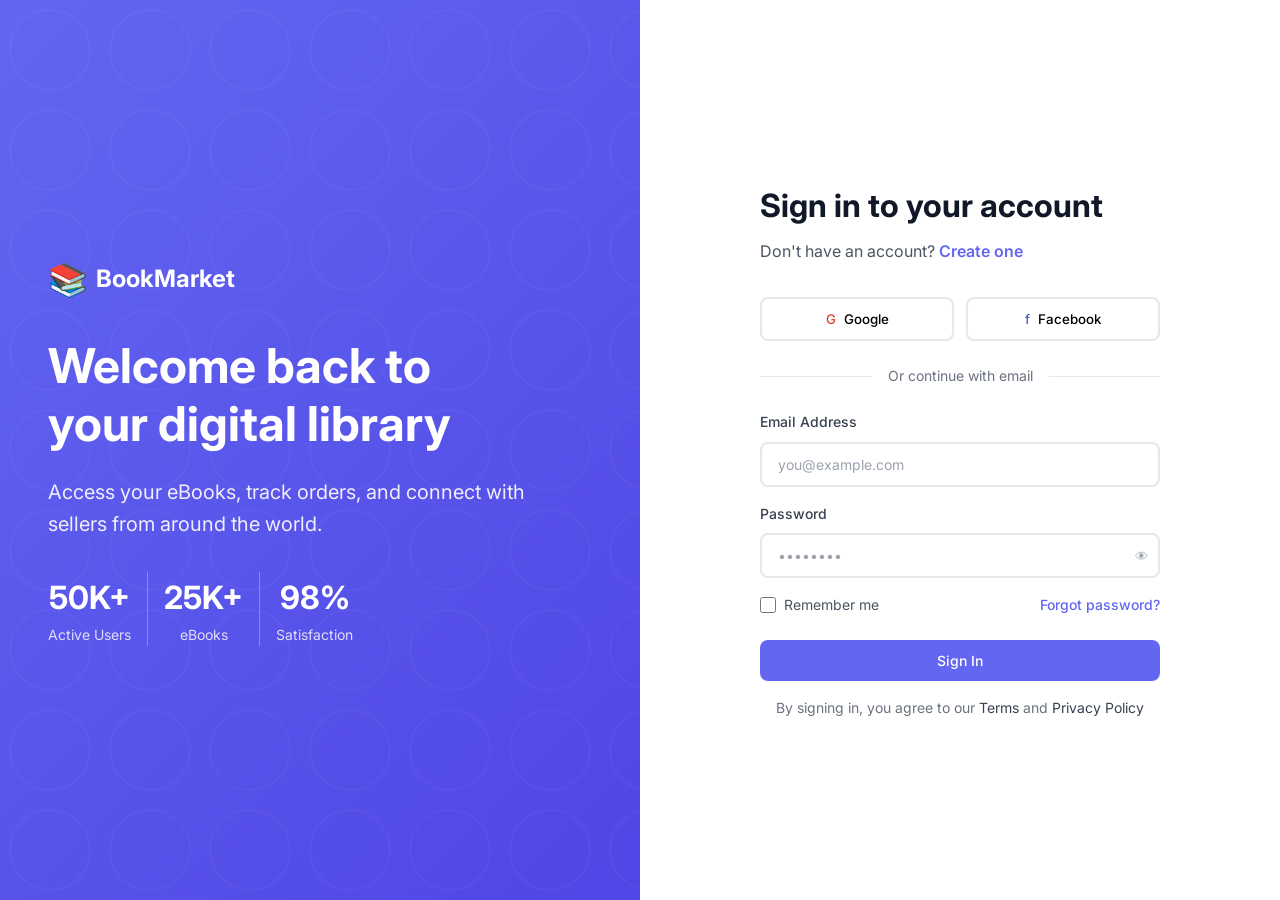
<file: frontend/pages/login.html>
<!DOCTYPE html>
<html lang="en" data-theme="light">
<head>
  <meta charset="UTF-8">
  <meta name="viewport" content="width=device-width, initial-scale=1.0">
  <title>Login - BookMarket</title>
  <link rel="preconnect" href="https://fonts.googleapis.com">
  <link href="https://fonts.googleapis.com/css2?family=Inter:wght@400;500;600;700&display=swap" rel="stylesheet">
<link rel="stylesheet" href="../css/main.css">
<link rel="stylesheet" href="../css/responsive.css">
<link rel="stylesheet" href="../css/dark-mode.css">
  <style>
    .auth-page {
      min-height: 100vh;
      display: grid;
      grid-template-columns: 1fr 1fr;
    }
    
    .auth-hero {
      background: linear-gradient(135deg, var(--primary) 0%, var(--primary-dark) 100%);
      color: white;
      display: flex;
      flex-direction: column;
      justify-content: center;
      padding: var(--space-12);
      position: relative;
      overflow: hidden;
    }
    
    .auth-hero::before {
      content: '';
      position: absolute;
      top: 0;
      left: 0;
      right: 0;
      bottom: 0;
      background: url('data:image/svg+xml,<svg width="100" height="100" xmlns="http://www.w3.org/2000/svg"><circle cx="50" cy="50" r="40" fill="none" stroke="rgba(255,255,255,0.1)" stroke-width="2"/></svg>');
      opacity: 0.3;
    }
    
    .auth-form-container {
      display: flex;
      flex-direction: column;
      justify-content: center;
      padding: var(--space-12);
      background: white;
    }
    
    .social-login {
      display: grid;
      grid-template-columns: 1fr 1fr;
      gap: var(--space-3);
      margin-bottom: var(--space-6);
    }
    
    .social-btn {
      display: flex;
      align-items: center;
      justify-content: center;
      gap: var(--space-2);
      padding: var(--space-3);
      border: 2px solid var(--gray-200);
      border-radius: var(--radius);
      font-weight: 500;
      transition: all var(--transition-fast);
    }
    
    .social-btn:hover {
      border-color: var(--gray-300);
      background: var(--gray-50);
    }
    
    .divider {
      display: flex;
      align-items: center;
      gap: var(--space-4);
      margin: var(--space-6) 0;
      color: var(--gray-500);
      font-size: 0.875rem;
    }
    
    .divider::before,
    .divider::after {
      content: '';
      flex: 1;
      height: 1px;
      background: var(--gray-200);
    }
    
    @media (max-width: 768px) {
      .auth-page {
        grid-template-columns: 1fr;
      }
      .auth-hero {
        display: none;
      }
    }
  </style>
</head>
<body>
  <div class="auth-page">
    <!-- Hero Side -->
    <div class="auth-hero">
      <div style="position: relative; z-index: 1; max-width: 480px;">
        <a href="/" style="display: flex; align-items: center; gap: var(--space-2); font-size: 1.5rem; font-weight: 700; color: white; margin-bottom: var(--space-8);">
          <span style="font-size: 2rem;">📚</span>
          <span>BookMarket</span>
        </a>
        
        <h1 style="font-size: 3rem; font-weight: 700; margin-bottom: var(--space-6); line-height: 1.2;">Welcome back to your digital library</h1>
        <p style="font-size: 1.25rem; opacity: 0.9; line-height: 1.6; margin-bottom: var(--space-8);">Access your eBooks, track orders, and connect with sellers from around the world.</p>
        
        <div style="display: flex; gap: var(--space-4);">
          <div style="text-align: center;">
            <div style="font-size: 2rem; font-weight: 700;">50K+</div>
            <div style="opacity: 0.8; font-size: 0.875rem;">Active Users</div>
          </div>
          <div style="width: 1px; background: rgba(255,255,255,0.3);"></div>
          <div style="text-align: center;">
            <div style="font-size: 2rem; font-weight: 700;">25K+</div>
            <div style="opacity: 0.8; font-size: 0.875rem;">eBooks</div>
          </div>
          <div style="width: 1px; background: rgba(255,255,255,0.3);"></div>
          <div style="text-align: center;">
            <div style="font-size: 2rem; font-weight: 700;">98%</div>
            <div style="opacity: 0.8; font-size: 0.875rem;">Satisfaction</div>
          </div>
        </div>
      </div>
    </div>
    
    <!-- Form Side -->
    <div class="auth-form-container">
      <div style="max-width: 400px; width: 100%; margin: 0 auto;">
        <h2 style="font-size: 2rem; font-weight: 700; margin-bottom: var(--space-2);">Sign in to your account</h2>
        <p style="color: var(--gray-600); margin-bottom: var(--space-8);">Don't have an account? <a href="/pages/register.html" style="color: var(--primary); font-weight: 600;">Create one</a></p>
        
        <!-- Social Login -->
        <div class="social-login">
          <button class="social-btn" onclick="window.auth.socialLogin('google')">
            <span style="color: #DB4437;">G</span> Google
          </button>
          <button class="social-btn" onclick="window.auth.socialLogin('facebook')">
            <span style="color: #4267B2;">f</span> Facebook
          </button>
        </div>
        
        <div class="divider">Or continue with email</div>
        
        <!-- Login Form -->
        <form id="login-form">
          <div class="form-group">
            <label class="form-label">Email Address</label>
            <input type="email" name="email" class="form-input" placeholder="you@example.com" data-validate="required,email" required>
          </div>
          
          <div class="form-group">
            <label class="form-label">Password</label>
            <div style="position: relative;">
              <input type="password" name="password" class="form-input" placeholder="••••••••" data-validate="required" required>
              <button type="button" onclick="togglePassword(this)" style="position: absolute; right: var(--space-3); top: 50%; transform: translateY(-50%); background: none; border: none; cursor: pointer; color: var(--gray-400);">👁</button>
            </div>
          </div>
          
          <div style="display: flex; justify-content: space-between; align-items: center; margin-bottom: var(--space-6);">
            <label style="display: flex; align-items: center; gap: var(--space-2); cursor: pointer; font-size: 0.875rem; color: var(--gray-600);">
              <input type="checkbox" name="remember" style="width: 16px; height: 16px; accent-color: var(--primary);">
              Remember me
            </label>
            <a href="/pages/forgot-password.html" style="font-size: 0.875rem; color: var(--primary); font-weight: 500;">Forgot password?</a>
          </div>
          
          <button type="submit" class="btn btn-primary btn-full" data-original-text="Sign In" style="margin-bottom: var(--space-4);">
            Sign In
          </button>
        </form>
        
        <p style="text-align: center; font-size: 0.875rem; color: var(--gray-500);">
          By signing in, you agree to our <a href="#" style="color: var(--gray-700);">Terms</a> and <a href="#" style="color: var(--gray-700);">Privacy Policy</a>
        </p>
      </div>
    </div>
  </div>
<script src="../js/utils.js"></script>
<script src="../js/api.js"></script>
<script src="../js/ui.js"></script>
<script src="../js/auth.js"></script>
  
  <script>
    function togglePassword(btn) {
      const input = btn.previousElementSibling;
      if (input.type === 'password') {
        input.type = 'text';
        btn.textContent = '🙈';
      } else {
        input.type = 'password';
        btn.textContent = '👁';
      }
    }
  </script>
</body>
</html>
</file>
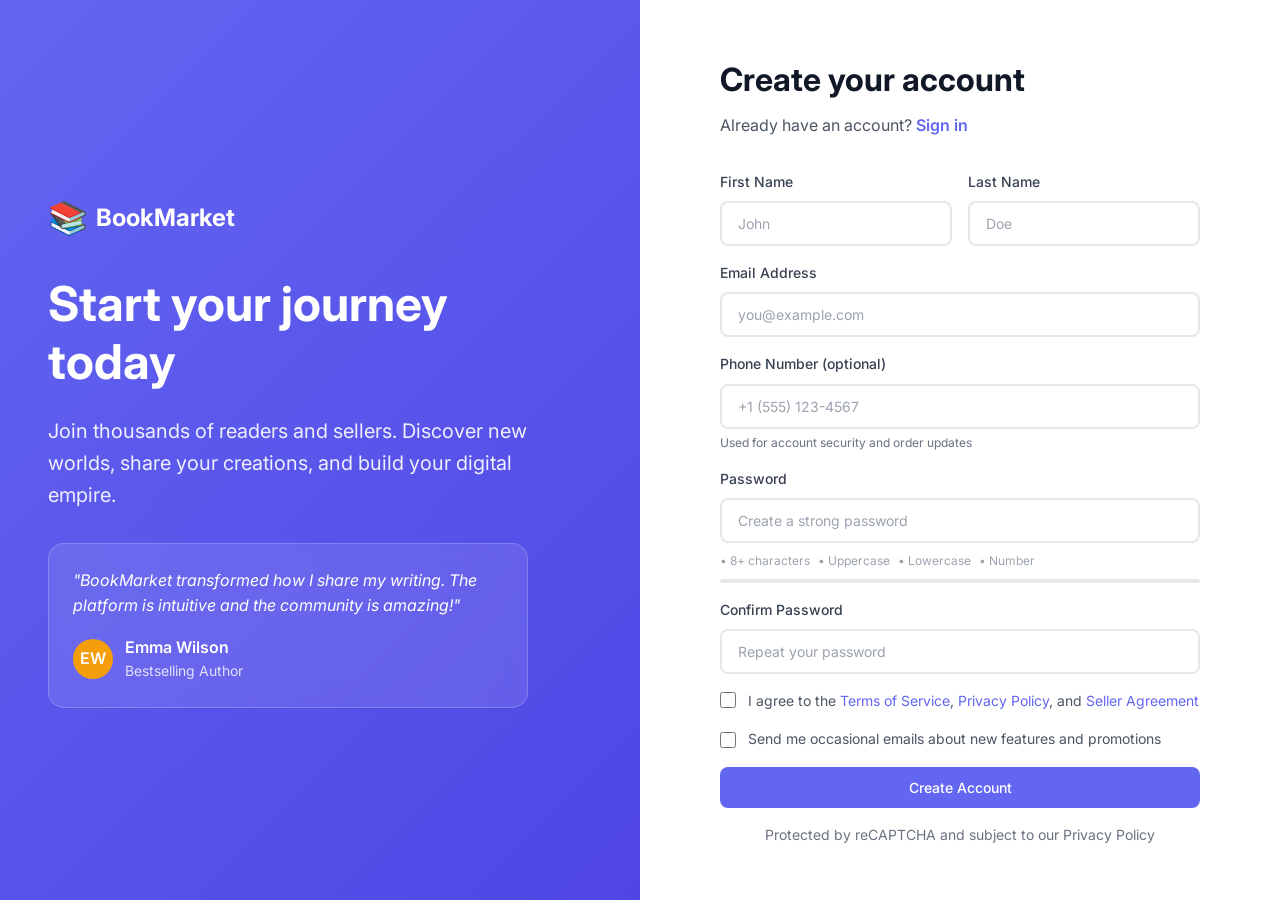
<file: frontend/pages/register.html>
<!DOCTYPE html>
<html lang="en" data-theme="light">
<head>
  <meta charset="UTF-8">
  <meta name="viewport" content="width=device-width, initial-scale=1.0">
  <title>Create Account - BookMarket</title>
  <link rel="preconnect" href="https://fonts.googleapis.com">
  <link href="https://fonts.googleapis.com/css2?family=Inter:wght@400;500;600;700&display=swap" rel="stylesheet">
<link rel="stylesheet" href="../css/main.css">
<link rel="stylesheet" href="../css/responsive.css">
<link rel="stylesheet" href="../css/dark-mode.css">
  <style>
    .auth-page {
      min-height: 100vh;
      display: grid;
      grid-template-columns: 1fr 1fr;
    }
    
    .auth-hero {
      background: linear-gradient(135deg, var(--primary) 0%, var(--primary-dark) 100%);
      color: white;
      display: flex;
      flex-direction: column;
      justify-content: center;
      padding: var(--space-12);
      position: relative;
      overflow: hidden;
    }
    
    .auth-form-container {
      display: flex;
      flex-direction: column;
      justify-content: center;
      padding: var(--space-12);
      background: white;
      overflow-y: auto;
      max-height: 100vh;
    }
    
    .progress-steps {
      display: flex;
      gap: var(--space-2);
      margin-bottom: var(--space-8);
    }
    
    .step {
      flex: 1;
      height: 4px;
      background: var(--gray-200);
      border-radius: var(--radius-full);
      transition: background var(--transition);
    }
    
    .step.active {
      background: var(--primary);
    }
    
    @media (max-width: 768px) {
      .auth-page {
        grid-template-columns: 1fr;
      }
      .auth-hero {
        display: none;
      }
      .auth-form-container {
        max-height: none;
        padding: var(--space-6);
      }
    }
  </style>
</head>
<body>
  <div class="auth-page">
    <!-- Hero Side -->
    <div class="auth-hero">
      <div style="position: relative; z-index: 1; max-width: 480px;">
        <a href="/" style="display: flex; align-items: center; gap: var(--space-2); font-size: 1.5rem; font-weight: 700; color: white; margin-bottom: var(--space-8);">
          <span style="font-size: 2rem;">📚</span>
          <span>BookMarket</span>
        </a>
        
        <h1 style="font-size: 3rem; font-weight: 700; margin-bottom: var(--space-6); line-height: 1.2;">Start your journey today</h1>
        <p style="font-size: 1.25rem; opacity: 0.9; line-height: 1.6; margin-bottom: var(--space-8);">Join thousands of readers and sellers. Discover new worlds, share your creations, and build your digital empire.</p>
        
        <div style="background: rgba(255,255,255,0.1); backdrop-filter: blur(10px); padding: var(--space-6); border-radius: var(--radius-lg); border: 1px solid rgba(255,255,255,0.2);">
          <p style="font-style: italic; margin-bottom: var(--space-4);">"BookMarket transformed how I share my writing. The platform is intuitive and the community is amazing!"</p>
          <div style="display: flex; align-items: center; gap: var(--space-3);">
            <div style="width: 40px; height: 40px; border-radius: 50%; background: var(--secondary); display: flex; align-items: center; justify-content: center; font-weight: 600;">EW</div>
            <div>
              <div style="font-weight: 600;">Emma Wilson</div>
              <div style="font-size: 0.875rem; opacity: 0.8;">Bestselling Author</div>
            </div>
          </div>
        </div>
      </div>
    </div>
    
    <!-- Form Side -->
    <div class="auth-form-container">
      <div style="max-width: 480px; width: 100%; margin: 0 auto;">
        <h2 style="font-size: 2rem; font-weight: 700; margin-bottom: var(--space-2);">Create your account</h2>
        <p style="color: var(--gray-600); margin-bottom: var(--space-8);">Already have an account? <a href="/pages/login.html" style="color: var(--primary); font-weight: 600;">Sign in</a></p>
        
        <!-- Registration Form -->
        <form id="register-form">
          <div style="display: grid; grid-template-columns: 1fr 1fr; gap: var(--space-4);">
            <div class="form-group">
              <label class="form-label">First Name</label>
              <input type="text" name="firstName" class="form-input" placeholder="John" data-validate="required" required>
            </div>
            
            <div class="form-group">
              <label class="form-label">Last Name</label>
              <input type="text" name="lastName" class="form-input" placeholder="Doe" data-validate="required" required>
            </div>
          </div>
          
          <div class="form-group">
            <label class="form-label">Email Address</label>
            <input type="email" name="email" class="form-input" placeholder="you@example.com" data-validate="required,email" required>
          </div>
          
          <div class="form-group">
            <label class="form-label">Phone Number (optional)</label>
            <input type="tel" name="phone" class="form-input" placeholder="+1 (555) 123-4567" data-validate="phone">
            <p class="form-hint">Used for account security and order updates</p>
          </div>
          
          <div class="form-group">
            <label class="form-label">Password</label>
            <input type="password" name="password" class="form-input" placeholder="Create a strong password" data-validate="required,password" required>
            <div style="margin-top: var(--space-2);">
              <div style="display: flex; gap: var(--space-2); margin-bottom: var(--space-2);">
                <span id="pwd-length" style="font-size: 0.75rem; color: var(--gray-400);">• 8+ characters</span>
                <span id="pwd-upper" style="font-size: 0.75rem; color: var(--gray-400);">• Uppercase</span>
                <span id="pwd-lower" style="font-size: 0.75rem; color: var(--gray-400);">• Lowercase</span>
                <span id="pwd-number" style="font-size: 0.75rem; color: var(--gray-400);">• Number</span>
              </div>
              <div style="height: 4px; background: var(--gray-200); border-radius: var(--radius-full); overflow: hidden;">
                <div id="pwd-strength" style="height: 100%; width: 0; background: var(--error); transition: all var(--transition);"></div>
              </div>
            </div>
          </div>
          
          <div class="form-group">
            <label class="form-label">Confirm Password</label>
            <input type="password" name="confirmPassword" class="form-input" placeholder="Repeat your password" data-validate="required" required>
          </div>
          
          <div class="form-group">
            <label style="display: flex; align-items: flex-start; gap: var(--space-3); cursor: pointer; font-size: 0.875rem; color: var(--gray-600);">
              <input type="checkbox" name="terms" required style="margin-top: 2px; width: 16px; height: 16px; accent-color: var(--primary);">
              <span>I agree to the <a href="#" style="color: var(--primary);">Terms of Service</a>, <a href="#" style="color: var(--primary);">Privacy Policy</a>, and <a href="#" style="color: var(--primary);">Seller Agreement</a></span>
            </label>
          </div>
          
          <div class="form-group">
            <label style="display: flex; align-items: center; gap: var(--space-3); cursor: pointer; font-size: 0.875rem; color: var(--gray-600);">
              <input type="checkbox" name="newsletter" style="width: 16px; height: 16px; accent-color: var(--primary);">
              <span>Send me occasional emails about new features and promotions</span>
            </label>
          </div>
          
          <button type="submit" class="btn btn-primary btn-full" data-original-text="Create Account" style="margin-bottom: var(--space-4);">
            Create Account
          </button>
        </form>
        
        <p style="text-align: center; font-size: 0.875rem; color: var(--gray-500);">
          Protected by reCAPTCHA and subject to our Privacy Policy
        </p>
      </div>
    </div>
  </div>
<script src="../js/utils.js"></script>
<script src="../js/api.js"></script>
<script src="../js/ui.js"></script>
<script src="../js/auth.js"></script>
  
  <script>
    // Password strength indicator
    const passwordInput = document.querySelector('[name="password"]');
    const strengthBar = document.getElementById('pwd-strength');
    
    passwordInput.addEventListener('input', (e) => {
      const val = e.target.value;
      let strength = 0;
      
      if (val.length >= 8) strength += 25;
      if (/[A-Z]/.test(val)) strength += 25;
      if (/[a-z]/.test(val)) strength += 25;
      if (/[0-9]/.test(val)) strength += 25;
      
      strengthBar.style.width = strength + '%';
      
      if (strength <= 25) strengthBar.style.background = 'var(--error)';
      else if (strength <= 50) strengthBar.style.background = 'var(--warning)';
      else if (strength <= 75) strengthBar.style.background = '#3b82f6';
      else strengthBar.style.background = 'var(--success)';
      
      // Update indicators
      document.getElementById('pwd-length').style.color = val.length >= 8 ? 'var(--success)' : 'var(--gray-400)';
      document.getElementById('pwd-upper').style.color = /[A-Z]/.test(val) ? 'var(--success)' : 'var(--gray-400)';
      document.getElementById('pwd-lower').style.color = /[a-z]/.test(val) ? 'var(--success)' : 'var(--gray-400)';
      document.getElementById('pwd-number').style.color = /[0-9]/.test(val) ? 'var(--success)' : 'var(--gray-400)';
    });
  </script>
</body>
</html>
</file>
<file: frontend/css/main.css>
/* ============================================
   EBOOK MARKETPLACE - MAIN STYLES
   Modern, Clean, Professional Design System
   ============================================ */

/* CSS Variables for Theming */
:root {
  /* Primary Colors */
  --primary: #6366f1;
  --primary-dark: #4f46e5;
  --primary-light: #818cf8;
  --primary-50: #eef2ff;
  
  /* Secondary Colors */
  --secondary: #f59e0b;
  --secondary-dark: #d97706;
  
  /* Neutral Colors */
  --gray-50: #f9fafb;
  --gray-100: #f3f4f6;
  --gray-200: #e5e7eb;
  --gray-300: #d1d5db;
  --gray-400: #9ca3af;
  --gray-500: #6b7280;
  --gray-600: #4b5563;
  --gray-700: #374151;
  --gray-800: #1f2937;
  --gray-900: #111827;
  
  /* Semantic Colors */
  --success: #10b981;
  --warning: #f59e0b;
  --error: #ef4444;
  --info: #3b82f6;
  
  /* Typography */
  --font-sans: 'Inter', -apple-system, BlinkMacSystemFont, 'Segoe UI', Roboto, sans-serif;
  --font-serif: 'Merriweather', Georgia, serif;
  
  /* Spacing */
  --space-1: 0.25rem;
  --space-2: 0.5rem;
  --space-3: 0.75rem;
  --space-4: 1rem;
  --space-5: 1.25rem;
  --space-6: 1.5rem;
  --space-8: 2rem;
  --space-10: 2.5rem;
  --space-12: 3rem;
  --space-16: 4rem;
  --space-20: 5rem;
  
  /* Shadows */
  --shadow-sm: 0 1px 2px 0 rgba(0, 0, 0, 0.05);
  --shadow: 0 1px 3px 0 rgba(0, 0, 0, 0.1), 0 1px 2px 0 rgba(0, 0, 0, 0.06);
  --shadow-md: 0 4px 6px -1px rgba(0, 0, 0, 0.1), 0 2px 4px -1px rgba(0, 0, 0, 0.06);
  --shadow-lg: 0 10px 15px -3px rgba(0, 0, 0, 0.1), 0 4px 6px -2px rgba(0, 0, 0, 0.05);
  --shadow-xl: 0 20px 25px -5px rgba(0, 0, 0, 0.1), 0 10px 10px -5px rgba(0, 0, 0, 0.04);
  
  /* Border Radius */
  --radius-sm: 0.375rem;
  --radius: 0.5rem;
  --radius-md: 0.75rem;
  --radius-lg: 1rem;
  --radius-xl: 1.5rem;
  --radius-full: 9999px;
  
  /* Transitions */
  --transition-fast: 150ms ease-in-out;
  --transition: 300ms ease-in-out;
  --transition-slow: 500ms ease-in-out;
  
  /* Layout */
  --header-height: 4rem;
  --max-width: 1280px;
  --sidebar-width: 280px;
}

/* Dark Mode Variables */
[data-theme="dark"] {
  --gray-50: #111827;
  --gray-100: #1f2937;
  --gray-200: #374151;
  --gray-300: #4b5563;
  --gray-400: #6b7280;
  --gray-500: #9ca3af;
  --gray-600: #d1d5db;
  --gray-700: #e5e7eb;
  --gray-800: #f3f4f6;
  --gray-900: #f9fafb;
  
  --primary-50: #1e1b4b;
}

/* Reset & Base */
*, *::before, *::after {
  box-sizing: border-box;
  margin: 0;
  padding: 0;
}

html {
  scroll-behavior: smooth;
  font-size: 16px;
}

body {
  font-family: var(--font-sans);
  background-color: var(--gray-50);
  color: var(--gray-900);
  line-height: 1.6;
  -webkit-font-smoothing: antialiased;
  -moz-osx-font-smoothing: grayscale;
}

img {
  max-width: 100%;
  height: auto;
  display: block;
}

a {
  text-decoration: none;
  color: inherit;
  transition: color var(--transition-fast);
}

button {
  font-family: inherit;
  cursor: pointer;
  border: none;
  background: none;
}

ul, ol {
  list-style: none;
}

input, textarea, select {
  font-family: inherit;
  font-size: inherit;
}

/* Utility Classes */
.container {
  width: 100%;
  max-width: var(--max-width);
  margin: 0 auto;
  padding: 0 var(--space-4);
}

.sr-only {
  position: absolute;
  width: 1px;
  height: 1px;
  padding: 0;
  margin: -1px;
  overflow: hidden;
  clip: rect(0, 0, 0, 0);
  white-space: nowrap;
  border-width: 0;
}

/* Typography Utilities */
.text-xs { font-size: 0.75rem; }
.text-sm { font-size: 0.875rem; }
.text-base { font-size: 1rem; }
.text-lg { font-size: 1.125rem; }
.text-xl { font-size: 1.25rem; }
.text-2xl { font-size: 1.5rem; }
.text-3xl { font-size: 1.875rem; }
.text-4xl { font-size: 2.25rem; }
.text-5xl { font-size: 3rem; }

.font-normal { font-weight: 400; }
.font-medium { font-weight: 500; }
.font-semibold { font-weight: 600; }
.font-bold { font-weight: 700; }

.text-center { text-align: center; }
.text-left { text-align: left; }
.text-right { text-align: right; }

/* Color Utilities */
.text-primary { color: var(--primary); }
.text-secondary { color: var(--secondary); }
.text-gray-500 { color: var(--gray-500); }
.text-gray-600 { color: var(--gray-600); }
.text-success { color: var(--success); }
.text-error { color: var(--error); }

.bg-primary { background-color: var(--primary); }
.bg-primary-50 { background-color: var(--primary-50); }
.bg-white { background-color: white; }

/* Spacing Utilities */
.mt-2 { margin-top: var(--space-2); }
.mt-4 { margin-top: var(--space-4); }
.mt-6 { margin-top: var(--space-6); }
.mb-2 { margin-bottom: var(--space-2); }
.mb-4 { margin-bottom: var(--space-4); }
.p-4 { padding: var(--space-4); }
.p-6 { padding: var(--space-6); }

/* Flex Utilities */
.flex { display: flex; }
.flex-col { flex-direction: column; }
.items-center { align-items: center; }
.justify-center { justify-content: center; }
.justify-between { justify-content: space-between; }
.gap-2 { gap: var(--space-2); }
.gap-4 { gap: var(--space-4); }
.flex-1 { flex: 1; }

/* Grid Utilities */
.grid { display: grid; }
.grid-cols-1 { grid-template-columns: repeat(1, 1fr); }
.grid-cols-2 { grid-template-columns: repeat(2, 1fr); }
.grid-cols-3 { grid-template-columns: repeat(3, 1fr); }
.grid-cols-4 { grid-template-columns: repeat(4, 1fr); }
.gap-4 { gap: var(--space-4); }
.gap-6 { gap: var(--space-6); }

/* Button Components */
.btn {
  display: inline-flex;
  align-items: center;
  justify-content: center;
  padding: var(--space-3) var(--space-6);
  font-size: 0.875rem;
  font-weight: 500;
  border-radius: var(--radius);
  transition: all var(--transition-fast);
  gap: var(--space-2);
  white-space: nowrap;
}

.btn-primary {
  background-color: var(--primary);
  color: white;
}

.btn-primary:hover {
  background-color: var(--primary-dark);
  transform: translateY(-1px);
  box-shadow: var(--shadow-md);
}

.btn-secondary {
  background-color: var(--secondary);
  color: white;
}

.btn-secondary:hover {
  background-color: var(--secondary-dark);
}

.btn-outline {
  border: 2px solid var(--gray-300);
  color: var(--gray-700);
}

.btn-outline:hover {
  border-color: var(--primary);
  color: var(--primary);
}

.btn-ghost {
  color: var(--gray-600);
}

.btn-ghost:hover {
  background-color: var(--gray-100);
  color: var(--gray-900);
}

.btn-lg {
  padding: var(--space-4) var(--space-8);
  font-size: 1rem;
}

.btn-sm {
  padding: var(--space-2) var(--space-4);
  font-size: 0.75rem;
}

.btn-full {
  width: 100%;
}

.btn:disabled {
  opacity: 0.5;
  cursor: not-allowed;
  transform: none;
}

/* Card Components */
.card {
  background-color: white;
  border-radius: var(--radius-lg);
  box-shadow: var(--shadow);
  overflow: hidden;
  transition: transform var(--transition), box-shadow var(--transition);
}

.card:hover {
  transform: translateY(-4px);
  box-shadow: var(--shadow-xl);
}

.card-body {
  padding: var(--space-6);
}

/* Form Components */
.form-group {
  margin-bottom: var(--space-4);
}

.form-label {
  display: block;
  font-size: 0.875rem;
  font-weight: 500;
  color: var(--gray-700);
  margin-bottom: var(--space-2);
}

.form-input,
.form-select,
.form-textarea {
  width: 100%;
  padding: var(--space-3) var(--space-4);
  border: 2px solid var(--gray-200);
  border-radius: var(--radius);
  font-size: 0.875rem;
  transition: border-color var(--transition-fast), box-shadow var(--transition-fast);
  background-color: white;
}

.form-input:focus,
.form-select:focus,
.form-textarea:focus {
  outline: none;
  border-color: var(--primary);
  box-shadow: 0 0 0 3px rgba(99, 102, 241, 0.1);
}

.form-input::placeholder {
  color: var(--gray-400);
}

.form-error {
  color: var(--error);
  font-size: 0.75rem;
  margin-top: var(--space-1);
}

.form-hint {
  color: var(--gray-500);
  font-size: 0.75rem;
  margin-top: var(--space-1);
}

.input-group {
  display: flex;
  gap: var(--space-2);
}

.input-group .form-input {
  flex: 1;
}

/* Badge Components */
.badge {
  display: inline-flex;
  align-items: center;
  padding: var(--space-1) var(--space-3);
  font-size: 0.75rem;
  font-weight: 600;
  border-radius: var(--radius-full);
  text-transform: uppercase;
  letter-spacing: 0.05em;
}

.badge-primary {
  background-color: var(--primary-50);
  color: var(--primary);
}

.badge-success {
  background-color: rgba(16, 185, 129, 0.1);
  color: var(--success);
}

.badge-verified {
  background-color: rgba(59, 130, 246, 0.1);
  color: var(--info);
}

/* Loading Spinner */
.spinner {
  width: 20px;
  height: 20px;
  border: 2px solid var(--gray-200);
  border-top-color: var(--primary);
  border-radius: 50%;
  animation: spin 0.8s linear infinite;
}

@keyframes spin {
  to { transform: rotate(360deg); }
}

/* Toast Notifications */
.toast-container {
  position: fixed;
  top: var(--space-4);
  right: var(--space-4);
  z-index: 9999;
  display: flex;
  flex-direction: column;
  gap: var(--space-2);
}

.toast {
  background-color: white;
  border-radius: var(--radius);
  padding: var(--space-4);
  box-shadow: var(--shadow-xl);
  display: flex;
  align-items: center;
  gap: var(--space-3);
  min-width: 300px;
  animation: slideIn 0.3s ease-out;
}

.toast.success { border-left: 4px solid var(--success); }
.toast.error { border-left: 4px solid var(--error); }
.toast.warning { border-left: 4px solid var(--warning); }
.toast.info { border-left: 4px solid var(--info); }

@keyframes slideIn {
  from {
    transform: translateX(100%);
    opacity: 0;
  }
  to {
    transform: translateX(0);
    opacity: 1;
  }
}

/* Modal */
.modal-overlay {
  position: fixed;
  inset: 0;
  background-color: rgba(0, 0, 0, 0.5);
  backdrop-filter: blur(4px);
  z-index: 1000;
  display: flex;
  align-items: center;
  justify-content: center;
  opacity: 0;
  visibility: hidden;
  transition: all var(--transition);
}

.modal-overlay.active {
  opacity: 1;
  visibility: visible;
}

.modal {
  background-color: white;
  border-radius: var(--radius-xl);
  max-width: 500px;
  width: 90%;
  max-height: 90vh;
  overflow-y: auto;
  transform: scale(0.9);
  transition: transform var(--transition);
}

.modal-overlay.active .modal {
  transform: scale(1);
}

.modal-header {
  padding: var(--space-6);
  border-bottom: 1px solid var(--gray-200);
  display: flex;
  justify-content: space-between;
  align-items: center;
}

.modal-body {
  padding: var(--space-6);
}

.modal-footer {
  padding: var(--space-6);
  border-top: 1px solid var(--gray-200);
  display: flex;
  justify-content: flex-end;
  gap: var(--space-3);
}

/* Star Rating */
.star-rating {
  display: flex;
  gap: var(--space-1);
  color: var(--secondary);
}

.star-rating .star {
  cursor: pointer;
  transition: transform var(--transition-fast);
}

.star-rating .star:hover {
  transform: scale(1.2);
}

.star-rating .star.empty {
  color: var(--gray-300);
}

/* Custom Scrollbar */
::-webkit-scrollbar {
  width: 8px;
  height: 8px;
}

::-webkit-scrollbar-track {
  background: var(--gray-100);
}

::-webkit-scrollbar-thumb {
  background: var(--gray-400);
  border-radius: var(--radius-full);
}

::-webkit-scrollbar-thumb:hover {
  background: var(--gray-500);
}
</file>
<file: frontend/css/responsive.css>
/* ============================================
   RESPONSIVE DESIGN - MOBILE FIRST
   ============================================ */

/* Mobile (default) */
.mobile-only {
  display: block;
}

.desktop-only {
  display: none;
}

/* Tablet (768px and up) */
@media (min-width: 768px) {
  .mobile-only {
    display: none;
  }
  
  .desktop-only {
    display: block;
  }
  
  .md\:flex {
    display: flex;
  }
  
  .md\:grid-cols-2 {
    grid-template-columns: repeat(2, 1fr);
  }
  
  .md\:grid-cols-3 {
    grid-template-columns: repeat(3, 1fr);
  }
  
  .md\:text-4xl {
    font-size: 2.25rem;
  }
}

/* Desktop (1024px and up) */
@media (min-width: 1024px) {
  .lg\:grid-cols-4 {
    grid-template-columns: repeat(4, 1fr);
  }
  
  .lg\:grid-cols-5 {
    grid-template-columns: repeat(5, 1fr);
  }
  
  .lg\:flex-row {
    flex-direction: row;
  }
}

/* Large Desktop (1280px and up) */
@media (min-width: 1280px) {
  .xl\:grid-cols-6 {
    grid-template-columns: repeat(6, 1fr);
  }
}

/* Mobile Menu */
.mobile-menu {
  position: fixed;
  top: 0;
  left: 0;
  right: 0;
  bottom: 0;
  background-color: white;
  z-index: 100;
  transform: translateX(-100%);
  transition: transform var(--transition);
  overflow-y: auto;
}

.mobile-menu.active {
  transform: translateX(0);
}

.mobile-menu-header {
  padding: var(--space-4);
  border-bottom: 1px solid var(--gray-200);
  display: flex;
  justify-content: space-between;
  align-items: center;
}

.mobile-menu-body {
  padding: var(--space-4);
}

.mobile-menu-item {
  padding: var(--space-4);
  border-bottom: 1px solid var(--gray-100);
  display: flex;
  align-items: center;
  gap: var(--space-3);
  font-weight: 500;
}

/* Touch-friendly tap targets on mobile */
@media (max-width: 767px) {
  .btn,
  .nav-link,
  .mobile-menu-item {
    min-height: 44px;
  }
  
  .form-input,
  .form-select {
    font-size: 16px; /* Prevents zoom on iOS */
  }
}
</file>
<file: frontend/css/dark-mode.css>
/* ============================================
   DARK MODE STYLES
   ============================================ */

[data-theme="dark"] body {
  background-color: var(--gray-900);
  color: var(--gray-100);
}

[data-theme="dark"] .card {
  background-color: var(--gray-800);
  border: 1px solid var(--gray-700);
}

[data-theme="dark"] .form-input,
[data-theme="dark"] .form-select,
[data-theme="dark"] .form-textarea {
  background-color: var(--gray-800);
  border-color: var(--gray-700);
  color: var(--gray-100);
}

[data-theme="dark"] .form-input::placeholder {
  color: var(--gray-500);
}

[data-theme="dark"] .nav-header {
  background-color: rgba(17, 24, 39, 0.95);
  border-bottom-color: var(--gray-800);
}

[data-theme="dark"] .mobile-menu {
  background-color: var(--gray-900);
}

[data-theme="dark"] .dropdown-menu {
  background-color: var(--gray-800);
  border-color: var(--gray-700);
}

[data-theme="dark"] .modal {
  background-color: var(--gray-800);
}

[data-theme="dark"] .toast {
  background-color: var(--gray-800);
  border: 1px solid var(--gray-700);
}

/* Theme Toggle Button */
.theme-toggle {
  position: relative;
  width: 48px;
  height: 24px;
  background-color: var(--gray-300);
  border-radius: var(--radius-full);
  cursor: pointer;
  transition: background-color var(--transition);
}

.theme-toggle.active {
  background-color: var(--primary);
}

.theme-toggle-slider {
  position: absolute;
  top: 2px;
  left: 2px;
  width: 20px;
  height: 20px;
  background-color: white;
  border-radius: 50%;
  transition: transform var(--transition);
  display: flex;
  align-items: center;
  justify-content: center;
  font-size: 10px;
}

.theme-toggle.active .theme-toggle-slider {
  transform: translateX(24px);
}
</file>
